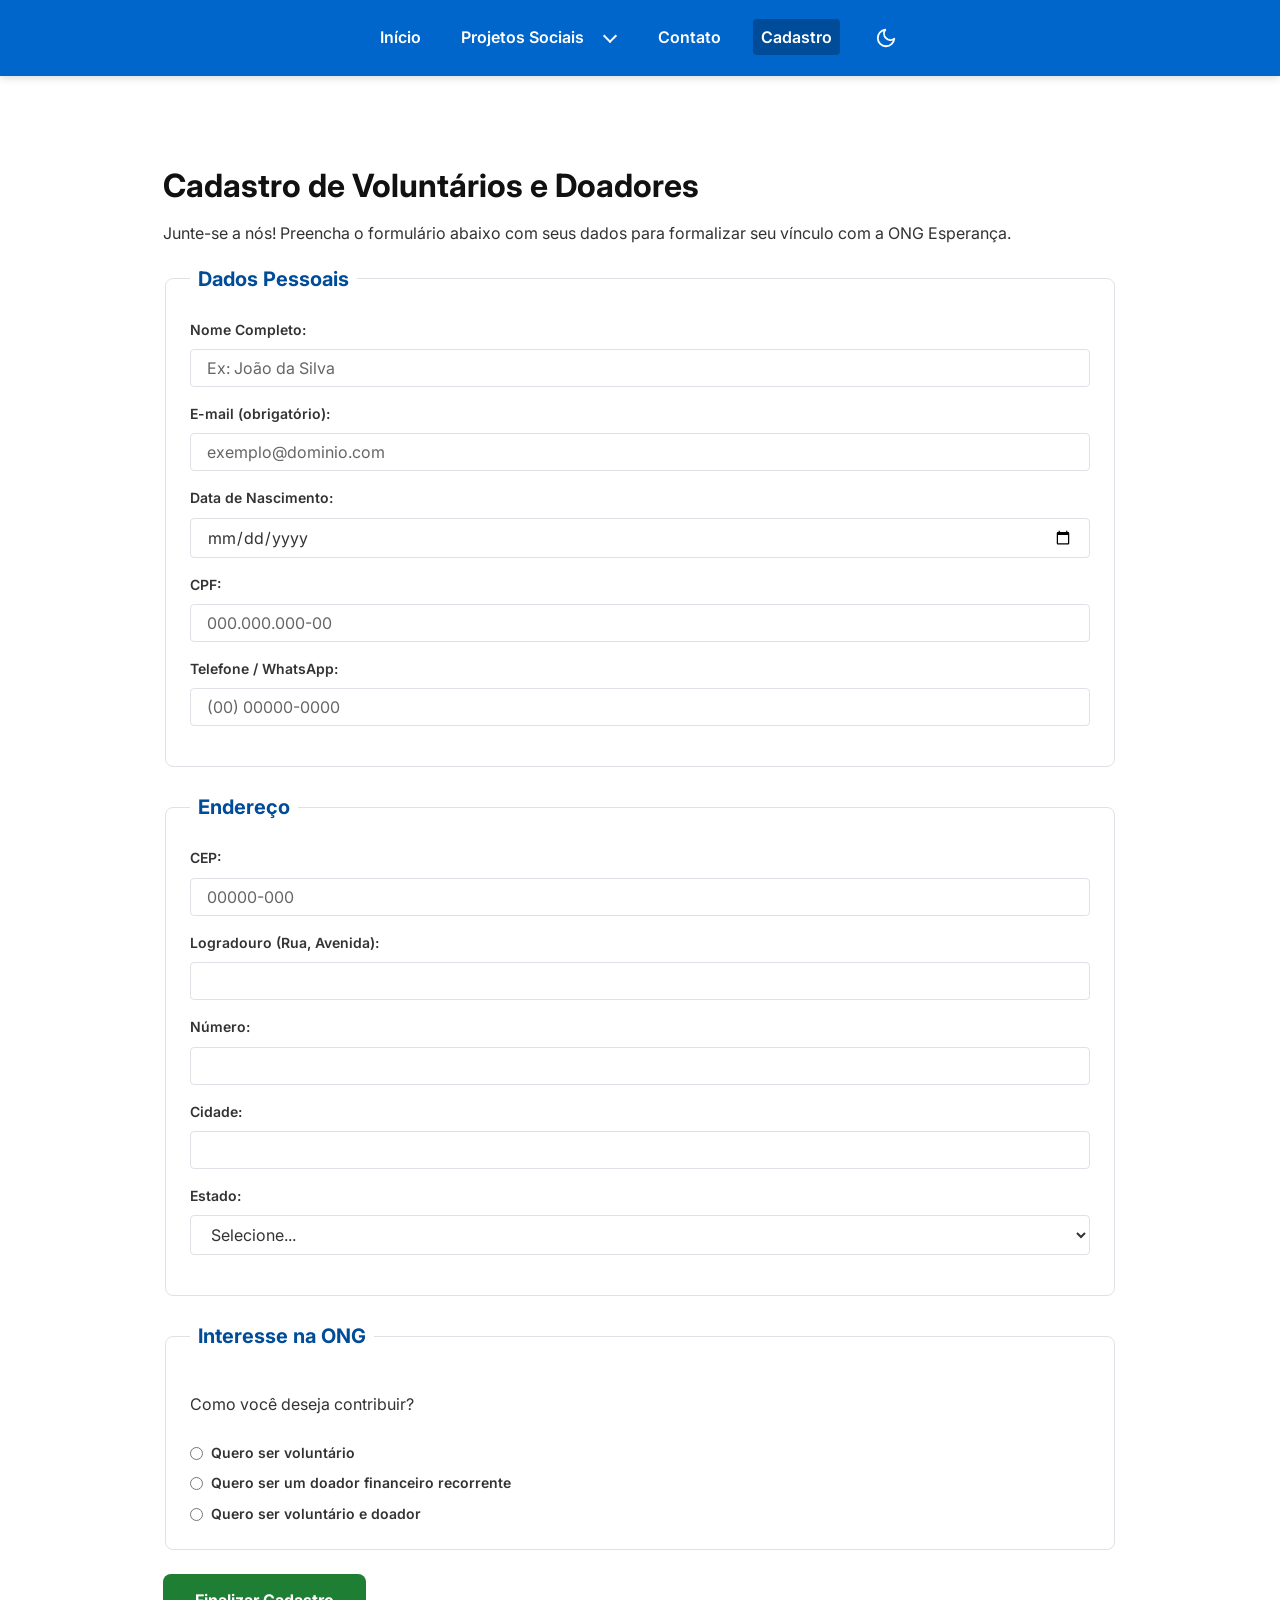
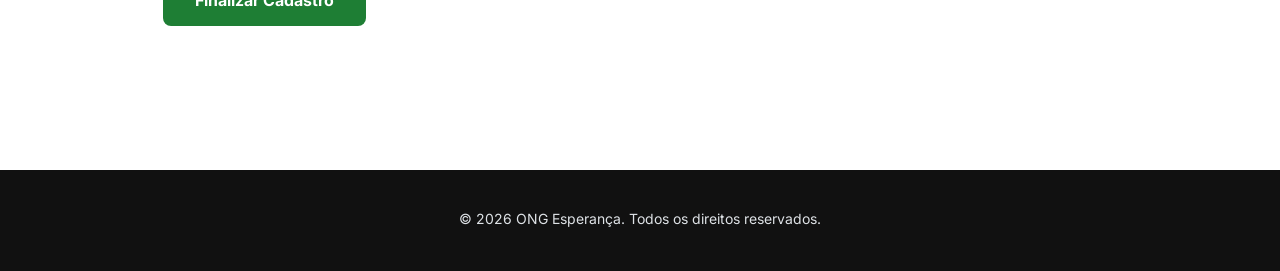
<file: cadastro.html>
<!DOCTYPE html>
<html lang="pt-BR">
<head>
    <meta charset="UTF-8">
    <meta name="viewport" content="width=device-width, initial-scale=1.0">
    <title>ONG Esperança - Cadastro de Voluntários e Doadores</title>
    <meta name="description" content="Cadastre-se na ONG Esperança para se tornar um voluntário ou doador recorrente.">
    <link rel="preconnect" href="https://fonts.googleapis.com">
    <link rel="preconnect" href="https://fonts.gstatic.com" crossorigin>
    <link href="https://fonts.googleapis.com/css2?family=Inter:wght@400;600;700&display=swap" rel="stylesheet">
    <link rel="stylesheet" href="assets/css/style.css">
    <!-- Anti-FOUC: aplica data-theme antes do primeiro render para evitar
         flash de cor errada quando o utilizador tem override guardado. -->
    <script>
        (function () {
            try {
                var s = localStorage.getItem("ong-esperanca:color-theme:v1");
                if (s) {
                    var t = JSON.parse(s).theme;
                    if (t === "dark" || t === "light") {
                        document.documentElement.setAttribute("data-theme", t);
                    }
                }
            } catch (e) {}
        })();
    </script>
    <script src="assets/js/navigation.js" defer></script>
    <script src="assets/js/spa-router.js" defer></script>
    <script src="assets/js/project-templates.js" defer></script>
    <script src="assets/js/form-interactions.js" defer></script>
    <script src="assets/js/local-preferences.js" defer></script>
    <script src="assets/js/impact-chart.js" defer></script>
    <script src="assets/js/theme-toggle.js" defer></script>
</head>
<body>
    <a class="skip-link" href="#main-content">Pular para o conteúdo principal</a>
    <header>
        <nav aria-label="Navegação principal">
            <button class="nav-toggle" type="button" aria-expanded="false" aria-controls="primary-navigation" aria-label="Abrir menu de navegação">
                <span class="hamburger-icon" aria-hidden="true"><span></span><span></span><span></span></span>
            </button>
            <ul class="nav-list" id="primary-navigation">
                <li><a href="index.html">Início</a></li>
                <li class="has-dropdown">
                    <a href="projetos.html">Projetos Sociais</a>
                    <button class="dropdown-toggle" type="button" aria-expanded="false" aria-controls="projects-submenu" aria-label="Abrir submenu de Projetos Sociais">
                        <span class="dropdown-icon" aria-hidden="true"></span>
                    </button>
                    <ul class="dropdown-menu" id="projects-submenu">
                        <li><a href="projetos.html#educacao-title">Programa de Educação Cidadã</a></li>
                        <li><a href="projetos.html#saude-title">Caravana da Saúde</a></li>
                        <li><a href="projetos.html#engajamento-title">Como se Envolver</a></li>
                    </ul>
                </li>
                <li><a href="contato.html">Contato</a></li>
                <li><a href="cadastro.html" aria-current="page">Cadastro</a></li>
                <li>
                    <button class="theme-toggle" type="button" aria-pressed="false" aria-label="Activar modo escuro">
                        <svg class="theme-icon-sun theme-icon--hidden" xmlns="http://www.w3.org/2000/svg" viewBox="0 0 24 24" fill="none" stroke="currentColor" stroke-width="2" stroke-linecap="round" stroke-linejoin="round" aria-hidden="true" focusable="false">
                            <circle cx="12" cy="12" r="5"/>
                            <line x1="12" y1="1" x2="12" y2="3"/><line x1="12" y1="21" x2="12" y2="23"/>
                            <line x1="4.22" y1="4.22" x2="5.64" y2="5.64"/><line x1="18.36" y1="18.36" x2="19.78" y2="19.78"/>
                            <line x1="1" y1="12" x2="3" y2="12"/><line x1="21" y1="12" x2="23" y2="12"/>
                            <line x1="4.22" y1="19.78" x2="5.64" y2="18.36"/><line x1="18.36" y1="5.64" x2="19.78" y2="4.22"/>
                        </svg>
                        <svg class="theme-icon-moon" xmlns="http://www.w3.org/2000/svg" viewBox="0 0 24 24" fill="none" stroke="currentColor" stroke-width="2" stroke-linecap="round" stroke-linejoin="round" aria-hidden="true" focusable="false">
                            <path d="M21 12.79A9 9 0 1 1 11.21 3 7 7 0 0 0 21 12.79z"/>
                        </svg>
                    </button>
                </li>
            </ul>
        </nav>
    </header>

    <main id="main-content" tabindex="-1">
        <article>
            <h1>Cadastro de Voluntários e Doadores</h1>
            <p>Junte-se a nós! Preencha o formulário abaixo com seus dados para formalizar seu vínculo com a ONG Esperança.</p>

            <form action="#" method="post" data-interactive-form novalidate>
                <fieldset>
                    <legend>Dados Pessoais</legend>

                    <div>
                        <label for="nome_completo">Nome Completo:</label>
                        <input type="text" id="nome_completo" name="nome_completo" required minlength="3" placeholder="Ex: João da Silva">
                    </div>

                    <div>
                        <label for="email">E-mail (obrigatório):</label>
                        <input type="email" id="email" name="email" required placeholder="exemplo@dominio.com">
                    </div>

                    <div>
                        <label for="data_nascimento">Data de Nascimento:</label>
                        <input type="date" id="data_nascimento" name="data_nascimento" required>
                    </div>

                    <div>
                        <label for="cpf">CPF:</label>
                        <input type="text" id="cpf" name="cpf" required pattern="\d{3}\.\d{3}\.\d{3}-\d{2}" placeholder="000.000.000-00" title="Digite um CPF no formato: 000.000.000-00">
                    </div>

                    <div>
                        <label for="telefone">Telefone / WhatsApp:</label>
                        <input type="tel" id="telefone" name="telefone" required pattern="\(\d{2}\)\s\d{4,5}-\d{4}" placeholder="(00) 00000-0000" title="Digite o telefone no formato: (00) 00000-0000">
                    </div>
                </fieldset>

                <fieldset>
                    <legend>Endereço</legend>

                    <div>
                        <label for="cep">CEP:</label>
                        <input type="text" id="cep" name="cep" required pattern="\d{5}-\d{3}" placeholder="00000-000" title="Digite o CEP no formato: 00000-000">
                    </div>

                    <div>
                        <label for="logradouro">Logradouro (Rua, Avenida):</label>
                        <input type="text" id="logradouro" name="logradouro" required>
                    </div>

                    <div>
                        <label for="numero">Número:</label>
                        <input type="text" id="numero" name="numero" required>
                    </div>

                    <div>
                        <label for="cidade">Cidade:</label>
                        <input type="text" id="cidade" name="cidade" required>
                    </div>

                    <div>
                        <label for="estado">Estado:</label>
                        <select id="estado" name="estado" required>
                            <option value="">Selecione...</option>
                            <option value="SP">São Paulo</option>
                            <option value="RJ">Rio de Janeiro</option>
                            <option value="MG">Minas Gerais</option>
                            <option value="PR">Paraná</option>
                            <!-- Outros estados omitidos para brevidade, mas em um ambiente real seriam todos listados -->
                            <option value="OUTRO">Outro</option>
                        </select>
                    </div>
                </fieldset>

                <fieldset>
                    <legend>Interesse na ONG</legend>
                    
                    <div class="contribution-options">
                        <p>Como você deseja contribuir?</p>
                        <label class="contribution-option">
                            <input type="radio" name="tipo_contribuicao" value="voluntario" required> Quero ser voluntário
                        </label>
                        <label class="contribution-option">
                            <input type="radio" name="tipo_contribuicao" value="doador" required> Quero ser um doador financeiro recorrente
                        </label>
                        <label class="contribution-option">
                            <input type="radio" name="tipo_contribuicao" value="ambos" required> Quero ser voluntário e doador
                        </label>
                    </div>
                </fieldset>

                <button type="submit">Finalizar Cadastro</button>
                <p class="form-feedback" data-form-feedback role="status" aria-live="polite" aria-atomic="true"></p>
            </form>
        </article>
    </main>

    <footer>
        <p>&copy; 2026 ONG Esperança. Todos os direitos reservados.</p>
    </footer>
</body>
</html>
</file>
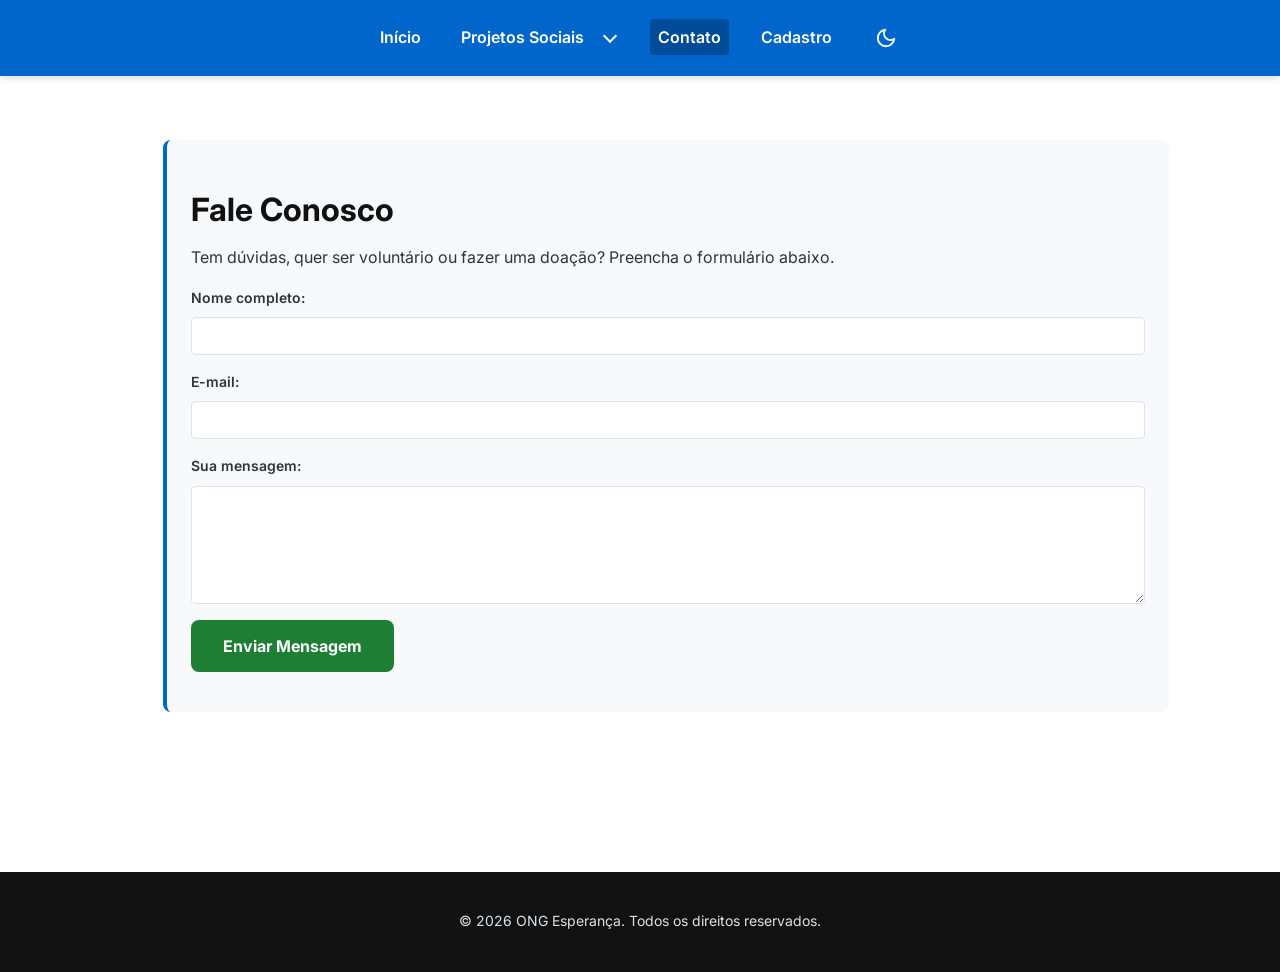
<file: contato.html>
<!DOCTYPE html>
<html lang="pt-BR">
<head>
    <meta charset="UTF-8">
    <meta name="viewport" content="width=device-width, initial-scale=1.0">
    <title>ONG Esperança - Contato</title>
    <meta name="description" content="Entre em contato com a ONG Esperança e saiba como ajudar.">
    <link rel="preconnect" href="https://fonts.googleapis.com">
    <link rel="preconnect" href="https://fonts.gstatic.com" crossorigin>
    <link href="https://fonts.googleapis.com/css2?family=Inter:wght@400;600;700&display=swap" rel="stylesheet">
    <link rel="stylesheet" href="assets/css/style.css">
    <!-- Anti-FOUC: aplica data-theme antes do primeiro render para evitar
         flash de cor errada quando o utilizador tem override guardado. -->
    <script>
        (function () {
            try {
                var s = localStorage.getItem("ong-esperanca:color-theme:v1");
                if (s) {
                    var t = JSON.parse(s).theme;
                    if (t === "dark" || t === "light") {
                        document.documentElement.setAttribute("data-theme", t);
                    }
                }
            } catch (e) {}
        })();
    </script>
    <script src="assets/js/navigation.js" defer></script>
    <script src="assets/js/spa-router.js" defer></script>
    <script src="assets/js/project-templates.js" defer></script>
    <script src="assets/js/form-interactions.js" defer></script>
    <script src="assets/js/local-preferences.js" defer></script>
    <script src="assets/js/impact-chart.js" defer></script>
    <script src="assets/js/theme-toggle.js" defer></script>
</head>
<body>
    <a class="skip-link" href="#main-content">Pular para o conteúdo principal</a>
    <header>
        <nav aria-label="Navegação principal">
            <button class="nav-toggle" type="button" aria-expanded="false" aria-controls="primary-navigation" aria-label="Abrir menu de navegação">
                <span class="hamburger-icon" aria-hidden="true"><span></span><span></span><span></span></span>
            </button>
            <ul class="nav-list" id="primary-navigation">
                <li><a href="index.html">Início</a></li>
                <li class="has-dropdown">
                    <a href="projetos.html">Projetos Sociais</a>
                    <button class="dropdown-toggle" type="button" aria-expanded="false" aria-controls="projects-submenu" aria-label="Abrir submenu de Projetos Sociais">
                        <span class="dropdown-icon" aria-hidden="true"></span>
                    </button>
                    <ul class="dropdown-menu" id="projects-submenu">
                        <li><a href="projetos.html#educacao-title">Programa de Educação Cidadã</a></li>
                        <li><a href="projetos.html#saude-title">Caravana da Saúde</a></li>
                        <li><a href="projetos.html#engajamento-title">Como se Envolver</a></li>
                    </ul>
                </li>
                <li><a href="contato.html" aria-current="page">Contato</a></li>
                <li><a href="cadastro.html">Cadastro</a></li>
                <li>
                    <button class="theme-toggle" type="button" aria-pressed="false" aria-label="Activar modo escuro">
                        <svg class="theme-icon-sun theme-icon--hidden" xmlns="http://www.w3.org/2000/svg" viewBox="0 0 24 24" fill="none" stroke="currentColor" stroke-width="2" stroke-linecap="round" stroke-linejoin="round" aria-hidden="true" focusable="false">
                            <circle cx="12" cy="12" r="5"/>
                            <line x1="12" y1="1" x2="12" y2="3"/><line x1="12" y1="21" x2="12" y2="23"/>
                            <line x1="4.22" y1="4.22" x2="5.64" y2="5.64"/><line x1="18.36" y1="18.36" x2="19.78" y2="19.78"/>
                            <line x1="1" y1="12" x2="3" y2="12"/><line x1="21" y1="12" x2="23" y2="12"/>
                            <line x1="4.22" y1="19.78" x2="5.64" y2="18.36"/><line x1="18.36" y1="5.64" x2="19.78" y2="4.22"/>
                        </svg>
                        <svg class="theme-icon-moon" xmlns="http://www.w3.org/2000/svg" viewBox="0 0 24 24" fill="none" stroke="currentColor" stroke-width="2" stroke-linecap="round" stroke-linejoin="round" aria-hidden="true" focusable="false">
                            <path d="M21 12.79A9 9 0 1 1 11.21 3 7 7 0 0 0 21 12.79z"/>
                        </svg>
                    </button>
                </li>
            </ul>
        </nav>
    </header>

    <main id="main-content" tabindex="-1">
        <section aria-labelledby="contato-title">
            <h1 id="contato-title">Fale Conosco</h1>
            <p>Tem dúvidas, quer ser voluntário ou fazer uma doação? Preencha o formulário abaixo.</p>

            <form action="#" method="post" data-interactive-form novalidate>
                <div>
                    <label for="nome">Nome completo:</label>
                    <input type="text" id="nome" name="nome" required>
                </div>
                <div>
                    <label for="email">E-mail:</label>
                    <input type="email" id="email" name="email" required>
                </div>
                <div>
                    <label for="mensagem">Sua mensagem:</label>
                    <textarea id="mensagem" name="mensagem" rows="5" required></textarea>
                </div>
                <button type="submit">Enviar Mensagem</button>
                <p class="form-feedback" data-form-feedback role="status" aria-live="polite" aria-atomic="true"></p>
            </form>
        </section>
    </main>

    <footer>
        <p>&copy; 2026 ONG Esperança. Todos os direitos reservados.</p>
    </footer>
</body>
</html>
</file>
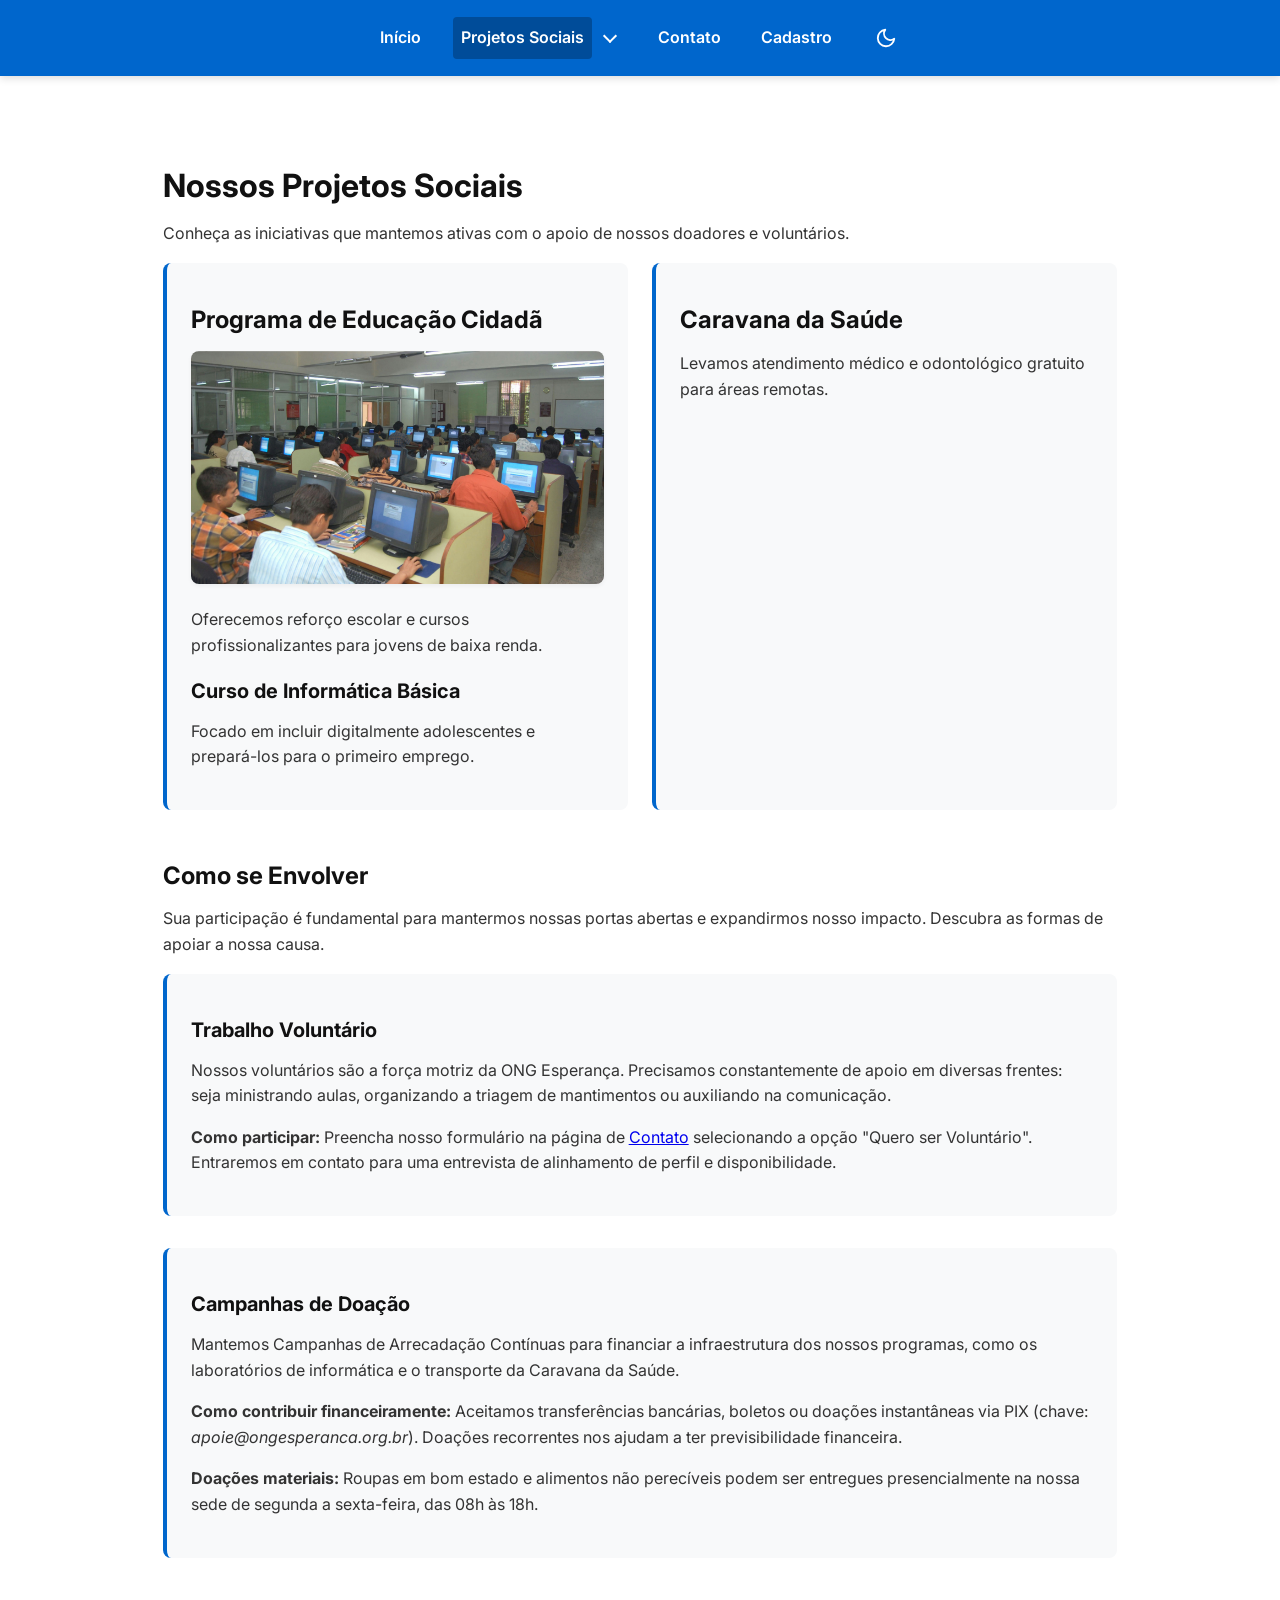
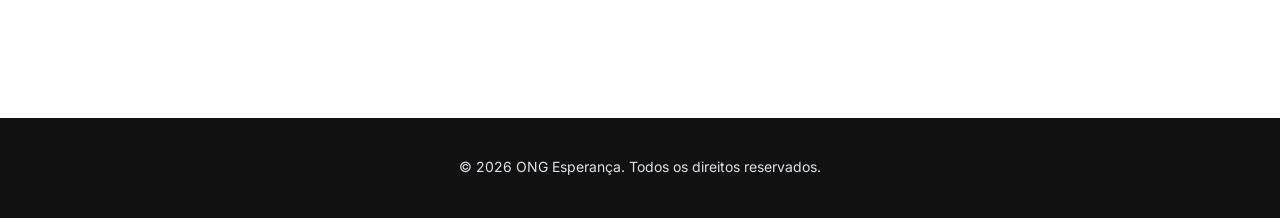
<file: projetos.html>
<!DOCTYPE html>
<html lang="pt-BR">
<head>
    <meta charset="UTF-8">
    <meta name="viewport" content="width=device-width, initial-scale=1.0">
    <title>ONG Esperança - Projetos Sociais</title>
    <meta name="description" content="Conheça os projetos sociais desenvolvidos pela ONG Esperança em prol das comunidades vulneráveis.">
    <link rel="preconnect" href="https://fonts.googleapis.com">
    <link rel="preconnect" href="https://fonts.gstatic.com" crossorigin>
    <link href="https://fonts.googleapis.com/css2?family=Inter:wght@400;600;700&display=swap" rel="stylesheet">
    <link rel="stylesheet" href="assets/css/style.css">
    <!-- Anti-FOUC: aplica data-theme antes do primeiro render para evitar
         flash de cor errada quando o utilizador tem override guardado. -->
    <script>
        (function () {
            try {
                var s = localStorage.getItem("ong-esperanca:color-theme:v1");
                if (s) {
                    var t = JSON.parse(s).theme;
                    if (t === "dark" || t === "light") {
                        document.documentElement.setAttribute("data-theme", t);
                    }
                }
            } catch (e) {}
        })();
    </script>
    <script src="assets/js/navigation.js" defer></script>
    <script src="assets/js/spa-router.js" defer></script>
    <script src="assets/js/project-templates.js" defer></script>
    <script src="assets/js/form-interactions.js" defer></script>
    <script src="assets/js/local-preferences.js" defer></script>
    <script src="assets/js/impact-chart.js" defer></script>
    <script src="assets/js/theme-toggle.js" defer></script>
</head>
<body>
    <a class="skip-link" href="#main-content">Pular para o conteúdo principal</a>
    <header>
        <nav aria-label="Navegação principal">
            <button class="nav-toggle" type="button" aria-expanded="false" aria-controls="primary-navigation" aria-label="Abrir menu de navegação">
                <span class="hamburger-icon" aria-hidden="true"><span></span><span></span><span></span></span>
            </button>
            <ul class="nav-list" id="primary-navigation">
                <li><a href="index.html">Início</a></li>
                <li class="has-dropdown">
                    <a href="projetos.html" aria-current="page">Projetos Sociais</a>
                    <button class="dropdown-toggle" type="button" aria-expanded="false" aria-controls="projects-submenu" aria-label="Abrir submenu de Projetos Sociais">
                        <span class="dropdown-icon" aria-hidden="true"></span>
                    </button>
                    <ul class="dropdown-menu" id="projects-submenu">
                        <li><a href="projetos.html#educacao-title">Programa de Educação Cidadã</a></li>
                        <li><a href="projetos.html#saude-title">Caravana da Saúde</a></li>
                        <li><a href="projetos.html#engajamento-title">Como se Envolver</a></li>
                    </ul>
                </li>
                <li><a href="contato.html">Contato</a></li>
                <li><a href="cadastro.html">Cadastro</a></li>
                <li>
                    <button class="theme-toggle" type="button" aria-pressed="false" aria-label="Activar modo escuro">
                        <svg class="theme-icon-sun theme-icon--hidden" xmlns="http://www.w3.org/2000/svg" viewBox="0 0 24 24" fill="none" stroke="currentColor" stroke-width="2" stroke-linecap="round" stroke-linejoin="round" aria-hidden="true" focusable="false">
                            <circle cx="12" cy="12" r="5"/>
                            <line x1="12" y1="1" x2="12" y2="3"/><line x1="12" y1="21" x2="12" y2="23"/>
                            <line x1="4.22" y1="4.22" x2="5.64" y2="5.64"/><line x1="18.36" y1="18.36" x2="19.78" y2="19.78"/>
                            <line x1="1" y1="12" x2="3" y2="12"/><line x1="21" y1="12" x2="23" y2="12"/>
                            <line x1="4.22" y1="19.78" x2="5.64" y2="18.36"/><line x1="18.36" y1="5.64" x2="19.78" y2="4.22"/>
                        </svg>
                        <svg class="theme-icon-moon" xmlns="http://www.w3.org/2000/svg" viewBox="0 0 24 24" fill="none" stroke="currentColor" stroke-width="2" stroke-linecap="round" stroke-linejoin="round" aria-hidden="true" focusable="false">
                            <path d="M21 12.79A9 9 0 1 1 11.21 3 7 7 0 0 0 21 12.79z"/>
                        </svg>
                    </button>
                </li>
            </ul>
        </nav>
    </header>

    <main id="main-content" tabindex="-1">
        <article>
            <h1>Nossos Projetos Sociais</h1>
            <p>Conheça as iniciativas que mantemos ativas com o apoio de nossos doadores e voluntários.</p>

            <div class="project-card-list" data-project-list aria-live="polite"></div>

            <template id="project-card-template">
                <section class="project-card" aria-labelledby="">
                    <h2 data-project-title></h2>
                    <figure data-project-figure hidden>
                        <img data-project-image alt="">
                    </figure>
                    <p data-project-description></p>
                    <article data-project-detail hidden>
                        <h3 data-project-detail-title></h3>
                        <p data-project-detail-description></p>
                    </article>
                </section>
            </template>

            <script type="application/json" id="project-data">
                [
                    {
                        "id": "educacao-title",
                        "title": "Programa de Educação Cidadã",
                        "image": "assets/images/aula-informatica.jpg",
                        "imageAlt": "Adolescentes focados interagindo com computadores durante um curso profissionalizante",
                        "description": "Oferecemos reforço escolar e cursos profissionalizantes para jovens de baixa renda.",
                        "detail": {
                            "title": "Curso de Informática Básica",
                            "description": "Focado em incluir digitalmente adolescentes e prepará-los para o primeiro emprego."
                        }
                    },
                    {
                        "id": "saude-title",
                        "title": "Caravana da Saúde",
                        "description": "Levamos atendimento médico e odontológico gratuito para áreas remotas."
                    }
                ]
            </script>
        </article>

        <article aria-labelledby="engajamento-title">
            <h2 id="engajamento-title">Como se Envolver</h2>
            <p>Sua participação é fundamental para mantermos nossas portas abertas e expandirmos nosso impacto. Descubra as formas de apoiar a nossa causa.</p>

            <section aria-labelledby="voluntariado-title">
                <h3 id="voluntariado-title">Trabalho Voluntário</h3>
                <p>Nossos voluntários são a força motriz da ONG Esperança. Precisamos constantemente de apoio em diversas frentes: seja ministrando aulas, organizando a triagem de mantimentos ou auxiliando na comunicação.</p>
                <p><strong>Como participar:</strong> Preencha nosso formulário na página de <a href="contato.html">Contato</a> selecionando a opção "Quero ser Voluntário". Entraremos em contato para uma entrevista de alinhamento de perfil e disponibilidade.</p>
            </section>

            <section aria-labelledby="doacao-title">
                <h3 id="doacao-title">Campanhas de Doação</h3>
                <p>Mantemos Campanhas de Arrecadação Contínuas para financiar a infraestrutura dos nossos programas, como os laboratórios de informática e o transporte da Caravana da Saúde.</p>
                <p><strong>Como contribuir financeiramente:</strong> Aceitamos transferências bancárias, boletos ou doações instantâneas via PIX (chave: <em>apoie@ongesperanca.org.br</em>). Doações recorrentes nos ajudam a ter previsibilidade financeira.</p>
                <p><strong>Doações materiais:</strong> Roupas em bom estado e alimentos não perecíveis podem ser entregues presencialmente na nossa sede de segunda a sexta-feira, das 08h às 18h.</p>
            </section>
        </article>
    </main>

    <footer>
        <p>&copy; 2026 ONG Esperança. Todos os direitos reservados.</p>
    </footer>
</body>
</html>
</file>
<file: assets/css/style.css>
/* ==========================================================================
   DESIGN SYSTEM - ONG ESPERANÇA
   ========================================================================== */

:root {
    color-scheme: light;

    /* --- CORES (12 tokens entre marca, neutros e feedback) --- */
    /* Azul transmite confiança e estabilidade para uma organização social. */
    --color-primary: #0066cc;
    --color-primary-dark: #004c99;
    --color-primary-light: #e6f0fa;
    --color-primary-text: #004c99;

    /* Verde reforça esperança, crescimento e cuidado. */
    --color-secondary: #1e7e34;
    --color-secondary-dark: #145a2a;
    --color-success-bg: #e8f5eb;
    --color-success-text: #145a2a;
    --color-success-shadow: rgba(30, 126, 52, 0.15);

    /* Neutros mantêm leitura confortável e hierarquia de superfícies. */
    --color-neutral-100: #ffffff;
    --color-neutral-200: #f8f9fa;
    --color-neutral-300: #dee2e6;
    --color-neutral-800: #333333;
    --color-neutral-900: #111111;

    /* Feedback com contraste suficiente para mensagens de formulário. */
    --color-error: #dc3545;
    --color-error-bg: #fbe9eb;
    --color-error-text: #842029;
    --color-error-shadow: rgba(220, 53, 69, 0.15);
    --color-warning: #6b5200;
    --color-warning-bg: #fff3cd;
    --color-focus: #111111;

    --color-page-background: var(--color-neutral-100);
    --color-form-background: var(--color-neutral-100);
    --color-footer-background: var(--color-neutral-900);
    --color-footer-text: var(--color-neutral-300);
    --color-focus-shadow: var(--color-primary-light);
    --color-placeholder: #666666;
    --color-chart-grid: rgba(17, 17, 17, 0.18);
    --color-tooltip-background: #111111;
    --color-tooltip-text: #ffffff;

    /* --- SCROLLBAR (progressive enhancement — Newly Available) --- */
    --scrollbar-thumb: var(--color-neutral-300);
    --scrollbar-track: var(--color-neutral-200);

    /* --- TIPOGRAFIA (5 patamares, base 16px) --- */
    --font-family-base: 'Inter', system-ui, -apple-system, sans-serif;

    --font-size-sm: 0.875rem; /* 14px - apoio e legendas */
    --font-size-md: 1rem;     /* 16px - corpo de texto */
    --font-size-lg: 1.25rem;  /* 20px - títulos menores */
    --font-size-xl: 1.5rem;   /* 24px - títulos de seção */
    --font-size-xxl: 2rem;    /* 32px - títulos de página */
    
    --line-height-base: 1.6;
    --line-height-heading: 1.2;

    /* --- ESPAÇAMENTOS (escala modular estrita de 8px) --- */
    --spacing-sm: 0.5rem;  /* 8px  - elementos próximos */
    --spacing-md: 1rem;    /* 16px - conteúdo padrão */
    --spacing-lg: 1.5rem;  /* 24px - blocos relacionados */
    --spacing-xl: 2rem;    /* 32px - separação de seções */
    --spacing-xxl: 4rem;   /* 64px - áreas principais */

    /* --- BORDAS E SOMBRAS --- */
    --border-radius-sm: 4px;
    --border-radius-md: 8px;
    --box-shadow-sm: 0 2px 4px rgba(0,0,0,0.05);
}

/* Scrollbar global — progressive enhancement (Baseline Newly Available).
   scrollbar-width força renderização visível no macOS para que
   scrollbar-color seja aplicado; sem ele o macOS usa overlay invisível. */
html {
    scrollbar-color: var(--scrollbar-thumb) var(--scrollbar-track);
    scrollbar-width: thin;
}

/* Resets básicos para aplicar o Design System imediatamente ao corpo */
body {
    font-family: var(--font-family-base);
    font-size: var(--font-size-md);
    line-height: var(--line-height-base);
    color: var(--color-neutral-800);
    background-color: var(--color-page-background);
    margin: 0;
    padding: 0;
    /* accent-color adapta checkboxes, radios e range ao Design System.
       Progressive enhancement: browsers sem suporte ignoram silenciosamente. */
    accent-color: var(--color-primary);
}

h1, h2, h3, h4, h5, h6 {
    color: var(--color-neutral-900);
    line-height: var(--line-height-heading);
    margin-bottom: var(--spacing-md);
}

h1 { font-size: var(--font-size-xxl); }
h2 { font-size: var(--font-size-xl); }
h3 { font-size: var(--font-size-lg); }

small { font-size: var(--font-size-sm); }

:focus-visible {
    outline: 3px solid var(--color-focus);
    outline-offset: 2px;
}

.skip-link {
    position: fixed;
    z-index: 100;
    top: var(--spacing-sm);
    left: var(--spacing-sm);
    padding: var(--spacing-sm) var(--spacing-md);
    transform: translateY(calc(-100% - var(--spacing-md)));
    border-radius: var(--border-radius-sm);
    background-color: var(--color-neutral-100);
    color: var(--color-primary-dark);
    font-weight: 700;
}

.skip-link:focus {
    transform: translateY(0);
}

p {
    margin-bottom: var(--spacing-md);
}

/* ==========================================================================
   COMPONENTES VISUAIS
   ========================================================================== */

/* --- Header e Navegação --- */
header {
    background-color: var(--color-primary);
    padding: var(--spacing-md) var(--spacing-xxl);
    box-shadow: 0 2px 8px rgba(0, 0, 0, 0.15);
}

header nav {
    max-width: 1200px;
    margin: 0 auto;
}

.nav-list {
    list-style: none;
    padding: 0;
    margin: 0;
    display: flex;
    align-items: center;
    justify-content: center;
    flex-wrap: wrap;
    gap: var(--spacing-lg);
}

.nav-list > li {
    position: relative;
}

header nav a {
    color: var(--color-neutral-100);
    text-decoration: none;
    font-size: var(--font-size-md);
    font-weight: 600;
    padding: var(--spacing-sm);
    border-radius: var(--border-radius-sm);
    transition: background-color 0.2s ease;
}

header nav a:hover,
header nav a[aria-current="page"] {
    background-color: var(--color-primary-dark);
}

.nav-toggle,
.dropdown-toggle {
    color: var(--color-neutral-100);
    background: transparent;
    border: 0;
    border-radius: var(--border-radius-sm);
    cursor: pointer;
}

.nav-toggle {
    display: none;
    align-items: center;
    justify-content: center;
    width: 44px;
    height: 44px;
}

/* --- Toggle de tema claro/escuro --- */
.theme-toggle {
    display: grid;
    place-items: center;
    width: 44px;
    height: 44px;
    background: transparent;
    border: 0;
    border-radius: var(--border-radius-sm);
    color: var(--color-neutral-100);
    cursor: pointer;
    padding: 0;
    flex-shrink: 0;
}

.theme-toggle svg {
    width: 22px;
    height: 22px;
    pointer-events: none;
}

/* Classe utilitária — oculta o ícone que não corresponde ao tema activo. */
.theme-icon--hidden {
    display: none;
}


.hamburger-icon {
    display: grid;
    gap: 5px;
    width: 22px;
}

.hamburger-icon span {
    display: block;
    height: 2px;
    background-color: currentColor;
    transition: transform 0.2s ease, opacity 0.2s ease;
}

.nav-toggle[aria-expanded="true"] .hamburger-icon span:first-child {
    transform: translateY(7px) rotate(45deg);
}

.nav-toggle[aria-expanded="true"] .hamburger-icon span:nth-child(2) {
    opacity: 0;
}

.nav-toggle[aria-expanded="true"] .hamburger-icon span:last-child {
    transform: translateY(-7px) rotate(-45deg);
}

.has-dropdown {
    display: flex;
    align-items: center;
    gap: 2px;
}

.dropdown-toggle {
    display: grid;
    place-items: center;
    width: 32px;
    height: 32px;
}

.dropdown-icon {
    width: 8px;
    height: 8px;
    margin-top: -4px;
    border-right: 2px solid currentColor;
    border-bottom: 2px solid currentColor;
    transform: rotate(45deg);
    transition: transform 0.2s ease;
}

.dropdown-toggle[aria-expanded="true"] .dropdown-icon {
    margin-top: 4px;
    transform: rotate(225deg);
}

.dropdown-menu {
    position: absolute;
    z-index: 10;
    top: 100%;
    left: 0;
    display: none;
    min-width: 240px;
    margin: 0;
    padding: var(--spacing-sm);
    list-style: none;
    background-color: var(--color-primary-dark);
    border-radius: var(--border-radius-sm);
    box-shadow: var(--box-shadow-sm);
}

.has-dropdown.is-open > .dropdown-menu {
    display: block;
}

.dropdown-menu a {
    display: block;
}

@media (max-width: 767px) {
    header {
        padding: var(--spacing-md) var(--spacing-lg);
    }

    header nav {
        display: flex;
        flex-direction: column;
        align-items: flex-end;
        gap: var(--spacing-sm);
    }

    .nav-toggle {
        display: inline-flex;
    }

    .nav-list {
        display: none;
        width: 100%;
        flex-direction: column;
        align-items: stretch;
        gap: 0;
    }

    .nav-list.is-open {
        display: flex;
    }

    .nav-list > li {
        width: 100%;
    }

    .nav-list > li:not(.has-dropdown) > a,
    .has-dropdown > a {
        display: block;
    }

    .has-dropdown {
        display: grid;
        grid-template-columns: minmax(0, 1fr) auto;
    }

    .has-dropdown > a {
        grid-column: 1;
        grid-row: 1;
    }

    .dropdown-toggle {
        grid-column: 2;
        grid-row: 1;
    }

    .dropdown-menu {
        position: static;
        grid-column: 1 / -1;
        min-width: 0;
        padding: 0 0 var(--spacing-sm) var(--spacing-md);
        box-shadow: none;
    }
}

/* --- Layout Principal --- */
main {
    display: grid;
    grid-template-columns: repeat(12, minmax(0, 1fr));
    gap: var(--spacing-xl);
    max-width: 1200px;
    margin: 0 auto;
    padding: var(--spacing-xxl) var(--spacing-lg);
}

main > * {
    grid-column: 1 / -1;
    width: 100%;
    min-width: 0;
}

.spa-route-error {
    margin: 0 0 var(--spacing-md);
    padding: var(--spacing-md);
    border-left: 4px solid var(--color-error);
    border-radius: var(--border-radius-sm);
    background-color: var(--color-error-bg);
    color: var(--color-error-text);
}

/* --- Seções --- */
section {
    margin-bottom: var(--spacing-xl);
    padding: var(--spacing-lg);
    background-color: var(--color-neutral-200);
    border-radius: var(--border-radius-md);
    border-left: 4px solid var(--color-primary);
}

.project-card-list {
    display: grid;
    gap: var(--spacing-lg);
}

.project-card-list > section {
    min-width: 0;
    margin-bottom: 0;
}

/* --- Figuras e Imagens --- */
figure {
    margin: var(--spacing-md) 0;
}

figure img {
    max-width: 100%;
    border-radius: var(--border-radius-md);
    box-shadow: var(--box-shadow-sm);
}

.impact-chart {
    position: relative;
    width: 100%;
    max-width: 760px;
    height: 280px;
    margin: var(--spacing-lg) 0 var(--spacing-md);
}

.impact-chart figcaption {
    margin-bottom: var(--spacing-sm);
    font-weight: 700;
    color: var(--color-neutral-900);
}

.impact-chart canvas {
    max-width: 100%;
}

/* --- Formulários --- */
fieldset {
    border: 1px solid var(--color-neutral-300);
    border-radius: var(--border-radius-md);
    padding: var(--spacing-lg);
    margin-bottom: var(--spacing-lg);
}

legend {
    font-weight: 700;
    font-size: var(--font-size-lg);
    color: var(--color-primary-text);
    padding: 0 var(--spacing-sm);
}

label {
    display: block;
    margin-bottom: var(--spacing-sm);
    font-weight: 600;
    font-size: var(--font-size-sm);
    color: var(--color-neutral-800);
}

form > div,
fieldset > div {
    display: flex;
    flex-direction: column;
    align-items: stretch;
}

.contribution-options {
    display: flex;
    flex-direction: column;
    gap: var(--spacing-sm);
}

.contribution-option {
    display: flex;
    align-items: center;
    gap: var(--spacing-sm);
    margin-bottom: 0;
}

.contribution-option input {
    margin: 0;
}

input[type="text"],
input[type="email"],
input[type="date"],
input[type="tel"],
select,
textarea {
    width: 100%;
    padding: var(--spacing-sm) var(--spacing-md);
    border: 1px solid var(--color-neutral-300);
    border-radius: var(--border-radius-sm);
    font-family: var(--font-family-base);
    font-size: var(--font-size-md);
    color: var(--color-neutral-800);
    background-color: var(--color-form-background);
    box-sizing: border-box;
    transition: border-color 0.2s ease;
    margin-bottom: var(--spacing-md);
}

input::placeholder,
textarea::placeholder {
    color: var(--color-placeholder);
    opacity: 1;
}

input:focus,
select:focus,
textarea:focus {
    outline: none;
    border-color: var(--color-primary);
    box-shadow: 0 0 0 3px var(--color-focus-shadow);
}

.form-feedback:not(:empty) {
    margin-top: var(--spacing-md);
    padding: var(--spacing-sm) var(--spacing-md);
    border-left: 4px solid var(--color-primary);
    border-radius: var(--border-radius-sm);
    background-color: var(--color-primary-light);
    color: var(--color-primary-text);
}

.form-feedback--error:not(:empty) {
    border-color: var(--color-error);
    background-color: var(--color-error-bg);
    color: var(--color-error-text);
}

.field-feedback {
    display: block;
    margin-top: calc(-1 * var(--spacing-sm));
    margin-bottom: var(--spacing-md);
    color: var(--color-error);
    font-size: var(--font-size-sm);
}

input[aria-invalid="true"],
select[aria-invalid="true"],
textarea[aria-invalid="true"] {
    border-color: var(--color-error);
    box-shadow: 0 0 0 3px var(--color-error-shadow);
}

input[type="text"]:user-valid,
input[type="email"]:user-valid,
input[type="date"]:user-valid,
input[type="tel"]:user-valid,
select:user-valid,
textarea:user-valid {
    border-color: var(--color-success-text);
    box-shadow: 0 0 0 3px var(--color-success-shadow);
}

input[type="text"]:user-invalid,
input[type="email"]:user-invalid,
input[type="date"]:user-invalid,
input[type="tel"]:user-invalid,
select:user-invalid,
textarea:user-invalid {
    border-color: var(--color-error);
    box-shadow: 0 0 0 3px var(--color-error-shadow);
}

/* --- Botões --- */
button[type="submit"] {
    background-color: var(--color-secondary);
    color: var(--color-neutral-100);
    border: none;
    padding: var(--spacing-md) var(--spacing-xl);
    border-radius: var(--border-radius-md);
    font-family: var(--font-family-base);
    font-size: var(--font-size-md);
    font-weight: 700;
    cursor: pointer;
    transition: background-color 0.2s ease, transform 0.1s ease;
}

button[type="submit"]:hover:not(:disabled) {
    background-color: var(--color-secondary-dark);
}

button[type="submit"]:active:not(:disabled) {
    background-color: var(--color-secondary-dark);
    transform: translateY(1px);
}

button[type="submit"]:disabled {
    background-color: var(--color-neutral-300);
    color: var(--color-neutral-800);
    cursor: not-allowed;
    opacity: 0.7;
}

/* --- Footer --- */
footer {
    background-color: var(--color-footer-background);
    color: var(--color-footer-text);
    text-align: center;
    padding: var(--spacing-lg) var(--spacing-xxl);
    font-size: var(--font-size-sm);
    margin-top: var(--spacing-xxl);
}

/* Faixas adaptativas da grade de 12 colunas. */
@media (min-width: 480px) {
    main {
        gap: var(--spacing-lg);
    }
}

@media (max-width: 479px) {
    .impact-chart {
        height: 320px;
    }
}

@media (min-width: 768px) {
    main {
        padding-inline: var(--spacing-xl);
    }

    .project-card-list {
        grid-template-columns: repeat(2, minmax(0, 1fr));
    }

    main > article,
    main > section {
        grid-column: 2 / span 10;
    }
}

@media (min-width: 1024px) {
    main {
        gap: var(--spacing-xl);
    }
}

@media (min-width: 1280px) {
    main {
        padding-inline: var(--spacing-xxl);
    }

    main > article,
    main > section {
        grid-column: 2 / span 10;
    }
}

@media (min-width: 1440px) {
    main {
        max-width: 1320px;
        gap: var(--spacing-xxl);
    }

    header {
        padding-inline: max(var(--spacing-xxl), calc((100vw - 1320px) / 2));
    }
}

@media (prefers-color-scheme: dark) {
    :root {
        color-scheme: dark;
        --color-primary-light: #18364f;
        --color-primary-text: #acd5ff;
        --color-success-bg: #153a23;
        --color-success-text: #a1e8b1;
        --color-success-shadow: rgba(109, 220, 142, 0.24);
        --color-neutral-200: #202b36;
        --color-neutral-300: #637383;
        --color-neutral-800: #e2e8f0;
        --color-neutral-900: #f8fafc;
        --color-error: #ff7380;
        --color-error-bg: #46252b;
        --color-error-text: #ffc2c8;
        --color-error-shadow: rgba(255, 117, 128, 0.24);
        --color-warning: #ffe08a;
        --color-warning-bg: #443915;
        --color-focus: #ffec70;
        --color-page-background: #111820;
        --color-form-background: #1b2631;
        --color-footer-background: #080d12;
        --color-footer-text: #dce3eb;
        --color-focus-shadow: rgba(75, 144, 207, 0.55);
        --color-placeholder: #b2bdc9;
        --color-chart-grid: rgba(226, 232, 240, 0.3);
        --color-tooltip-background: #080d12;
        --color-tooltip-text: #f8fafc;
        --box-shadow-sm: 0 2px 6px rgba(0, 0, 0, 0.35);
        --scrollbar-thumb: #637383;
        --scrollbar-track: #111820;
    }
}

@media (prefers-contrast: more) {
    :root {
        --color-primary: #004b9b;
        --color-primary-dark: #003366;
        --color-primary-light: #e6f0fa;
        --color-primary-text: #003366;
        --color-secondary: #145a2a;
        --color-secondary-dark: #0b431f;
        --color-success-bg: #e0f3e5;
        --color-success-text: #0b5426;
        --color-error: #b00020;
        --color-error-bg: #fff0f2;
        --color-error-text: #750014;
        --color-warning: #5c4300;
        --color-warning-bg: #fff1b8;
        --color-neutral-200: #ffffff;
        --color-neutral-300: #414141;
        --color-neutral-800: #111111;
        --color-neutral-900: #000000;
        --color-page-background: #ffffff;
        --color-form-background: #ffffff;
        --color-footer-background: #000000;
        --color-footer-text: #ffffff;
        --color-focus: #000000;
        --color-focus-shadow: #004b9b;
        --color-placeholder: #333333;
        --color-chart-grid: #333333;
        --color-tooltip-background: #000000;
        --color-tooltip-text: #ffffff;
        --box-shadow-sm: none;
    }

    :focus-visible {
        outline-width: 4px;
        outline-offset: 3px;
    }

    header nav a,
    .dropdown-menu a {
        text-decoration: underline;
        text-decoration-thickness: 2px;
    }

    fieldset,
    input[type="text"],
    input[type="email"],
    input[type="date"],
    input[type="tel"],
    select,
    textarea {
        border-width: 2px;
    }

    button[type="submit"] {
        border: 2px solid currentColor;
    }
}

@media (prefers-color-scheme: dark) and (prefers-contrast: more) {
    :root {
        --color-primary-light: #142f4b;
        --color-primary-text: #c3e2ff;
        --color-success-bg: #0d2e19;
        --color-success-text: #bbf5c8;
        --color-error: #ff8993;
        --color-error-bg: #2b0c12;
        --color-error-text: #ffd0d5;
        --color-warning: #fff0a3;
        --color-warning-bg: #332800;
        --color-neutral-200: #000000;
        --color-neutral-300: #ffffff;
        --color-neutral-800: #ffffff;
        --color-neutral-900: #ffffff;
        --color-page-background: #000000;
        --color-form-background: #000000;
        --color-footer-background: #000000;
        --color-footer-text: #ffffff;
        --color-focus: #fff200;
        --color-focus-shadow: #fff200;
        --color-placeholder: #ffffff;
        --color-chart-grid: #ffffff;
        --color-tooltip-background: #ffffff;
        --color-tooltip-text: #000000;
        --box-shadow-sm: none;
    }
}

@media (forced-colors: active) {
    :focus-visible {
        outline: 3px solid Highlight;
        outline-offset: 3px;
    }

    .skip-link,
    .form-feedback:not(:empty),
    .spa-route-error {
        border: 1px solid CanvasText;
        background: Canvas;
        color: CanvasText;
    }

    input[aria-invalid="true"],
    select[aria-invalid="true"],
    textarea[aria-invalid="true"] {
        border: 2px solid Mark;
    }
}

/* ==========================================================================
   OVERRIDE MANUAL DE TEMA (via data-theme no <html>)
   Selectores de elemento têm maior especificidade que @media queries,
   portanto sobrepõem-se sem necessidade de !important.
   ========================================================================== */

/* Força modo escuro mesmo quando o sistema usa modo claro. */
html[data-theme="dark"] {
    color-scheme: dark;
    --color-primary-light: #18364f;
    --color-primary-text: #acd5ff;
    --color-success-bg: #153a23;
    --color-success-text: #a1e8b1;
    --color-success-shadow: rgba(109, 220, 142, 0.24);
    --color-neutral-200: #202b36;
    --color-neutral-300: #637383;
    --color-neutral-800: #e2e8f0;
    --color-neutral-900: #f8fafc;
    --color-error: #ff7380;
    --color-error-bg: #46252b;
    --color-error-text: #ffc2c8;
    --color-error-shadow: rgba(255, 117, 128, 0.24);
    --color-warning: #ffe08a;
    --color-warning-bg: #443915;
    --color-focus: #ffec70;
    --color-page-background: #111820;
    --color-form-background: #1b2631;
    --color-footer-background: #080d12;
    --color-footer-text: #dce3eb;
    --color-focus-shadow: rgba(75, 144, 207, 0.55);
    --color-placeholder: #b2bdc9;
    --color-chart-grid: rgba(226, 232, 240, 0.3);
    --color-tooltip-background: #080d12;
    --color-tooltip-text: #f8fafc;
    --box-shadow-sm: 0 2px 6px rgba(0, 0, 0, 0.35);
    --scrollbar-thumb: #637383;
    --scrollbar-track: #111820;
}

/* Força modo claro quando o sistema usa modo escuro.
   Só é necessário neste contexto; fora dele o :root já é claro. */
@media (prefers-color-scheme: dark) {
    html[data-theme="light"] {
        color-scheme: light;
        --color-primary-light: #e6f0fa;
        --color-primary-text: #004c99;
        --color-success-bg: #e8f5eb;
        --color-success-text: #145a2a;
        --color-success-shadow: rgba(30, 126, 52, 0.15);
        --color-neutral-200: #f8f9fa;
        --color-neutral-300: #dee2e6;
        --color-neutral-800: #333333;
        --color-neutral-900: #111111;
        --color-error: #dc3545;
        --color-error-bg: #fbe9eb;
        --color-error-text: #842029;
        --color-error-shadow: rgba(220, 53, 69, 0.15);
        --color-warning: #6b5200;
        --color-warning-bg: #fff3cd;
        --color-focus: #111111;
        --color-page-background: #ffffff;
        --color-form-background: #ffffff;
        --color-footer-background: #111111;
        --color-footer-text: #dee2e6;
        --color-focus-shadow: #e6f0fa;
        --color-placeholder: #666666;
        --color-chart-grid: rgba(17, 17, 17, 0.18);
        --color-tooltip-background: #111111;
        --color-tooltip-text: #ffffff;
        --box-shadow-sm: 0 2px 4px rgba(0, 0, 0, 0.05);
        --scrollbar-thumb: #dee2e6;
        --scrollbar-track: #f8f9fa;
    }
}
</file>
